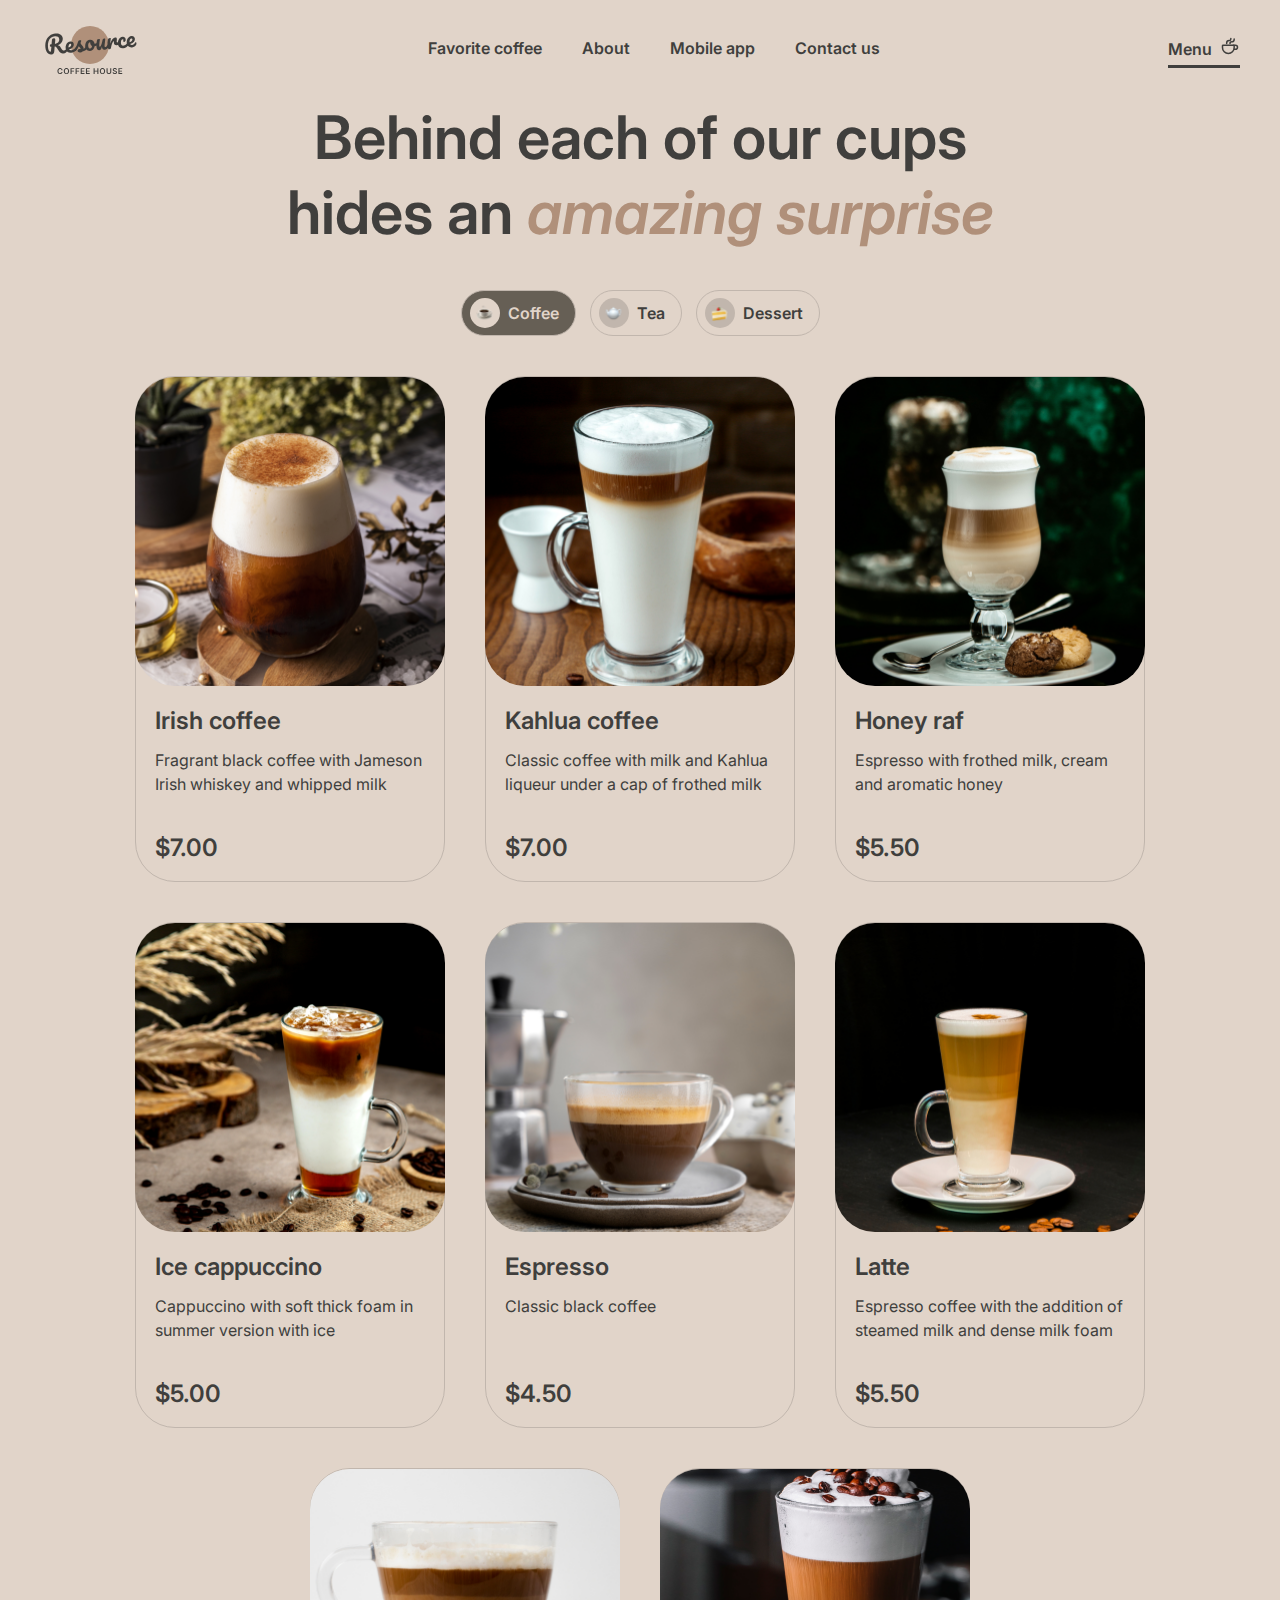
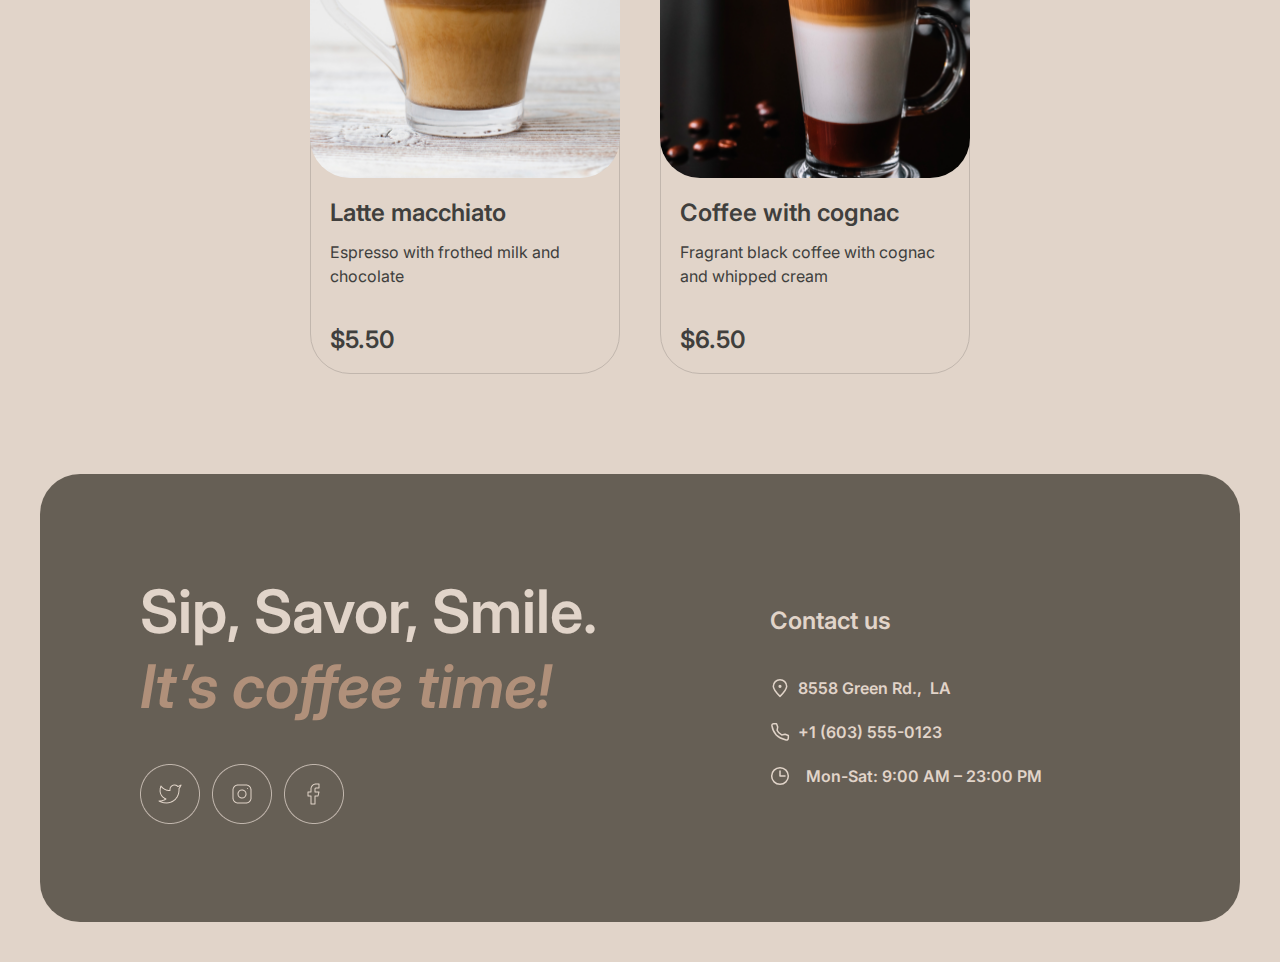
<file: menu/menu.html>
<!DOCTYPE html>
<html lang="en">
<head>
    <meta charset="UTF-8">
    <meta name="viewport" content="width=device-width, initial-scale=1, maximum-scale=1, user-scalable=no">
    <title>Coffee House/Menu</title>
    <link type="image/x-icon" href="../images/favicon.svg" rel="shortcut icon">
    <link rel="preconnect" href="https://fonts.googleapis.com">
    <link rel="preconnect" href="https://fonts.gstatic.com" crossorigin>
    <link href="https://fonts.googleapis.com/css2?family=Inter:wght@400;600&display=swap" rel="stylesheet">
    <link rel="stylesheet" href="menu_styles.css">
</head>
<body>
    <div class="container">
        <div class="modal-wrapper">
            <div class="modal-coordinates-wrapper">
                <div class="modal-menu">
                    <div class="modal-img" style="background-image: url(../images/coffee-1.jpg);"></div>
                    <div class="modal-description-block">
                        <div class="modal-product-info-block">
                            <p class="additional-text-2 modal-name">name</p>
                            <p class="additional-text modal-desc">desc</p>
                        </div>
                        <div class="size-buttons-wrapper">
                            <p class="additional-text">Size</p>
                            <div class="size-buttons-block">
                                <button class="size-button active-button"><span class="size-index">S</span><p class="size-value">200 ml</p></button>
                                <button class="size-button"><span class="size-index">M</span><p class="size-value">300 ml</p></button>
                                <button class="size-button"><span class="size-index">L</span><p class="size-value">400 ml</p></button>
                            </div>
                        </div>
                        <div class="additives-buttons-wrapper">
                            <p class="additional-text">Additives</p>
                            <div class="additives-buttons-block">
                                <button class="additives-button"><span class="additives-index">1</span><p class="additives-value">Sugar</p></button>
                                <button class="additives-button"><span class="additives-index">2</span><p class="additives-value">Cinnamon</p></button>
                                <button class="additives-button"><span class="additives-index">3</span><p class="additives-value">Syrup</p></button>
                            </div>
                        </div>
                        <div class="price-block">
                            <p class="additional-text-2">Total:</p>
                            <p class="additional-text-2 modal-price">$7.00</p>
                        </div>
                        <div class="note-block">
                            <svg xmlns="http://www.w3.org/2000/svg" width="16" height="16" viewBox="0 0 16 16" fill="none">
                                <g clip-path="url(#clip0_268_12877)">
                                  <path d="M8 7.66663V11" stroke="#403F3D" stroke-linecap="round" stroke-linejoin="round"/>
                                  <path d="M8 5.00667L8.00667 4.99926" stroke="#403F3D" stroke-linecap="round" stroke-linejoin="round"/>
                                  <path d="M7.99967 14.6667C11.6816 14.6667 14.6663 11.6819 14.6663 8.00004C14.6663 4.31814 11.6816 1.33337 7.99967 1.33337C4.31778 1.33337 1.33301 4.31814 1.33301 8.00004C1.33301 11.6819 4.31778 14.6667 7.99967 14.6667Z" stroke="#403F3D" stroke-linecap="round" stroke-linejoin="round"/>
                                </g>
                                <defs>
                                  <clipPath id="clip0_268_12877">
                                    <rect width="16" height="16" fill="white"/>
                                  </clipPath>
                                </defs>
                              </svg>
                            <p>The cost is not final. Download our mobile app to see the final price and place your order. Earn loyalty points and enjoy your favorite coffee with up to 20% discount.</p>
                        </div>
                        <button class="modal-close-button">Close</button>
                    </div>
                </div>
            </div>
        </div>
        <header class="header">
            <a href="../index.html" class="logo-link"><img src="../images/Logo.svg" alt="logo" class="logo"></a>
            <div class="burger-menu-content">
                <nav class="nav">
                    <ul class="nav-list">
                        <li class="nav-item"><a href="../index.html#favorite" class="nav-link link">Favorite coffee</a></li>
                        <li class="nav-item"><a href="../index.html#about" class="nav-link link">About</a></li>
                        <li class="nav-item"><a href="../index.html#mobile_app" class="nav-link link">Mobile app</a></li>
                        <li class="nav-item"><a href="#contacts" class="nav-link link">Contact us</a></li>
                    </ul>
                </nav>
                <p class="menu-link-header active-menu-link-header link">Menu <svg class="header-coffee-icon" xmlns="http://www.w3.org/2000/svg" width="20" height="20" viewBox="0 0 20 20" fill="none">
                    <path d="M14.167 9.76667V11.6667C14.167 14.8883 11.5553 17.5 8.33366 17.5C5.112 17.5 2.50033 14.8883 2.50033 11.6667V9.76667C2.50033 9.4353 2.76896 9.16667 3.10033 9.16667H13.567C13.8984 9.16667 14.167 9.4353 14.167 9.76667Z" stroke="#403F3D" stroke-width="1.5" stroke-linecap="round" stroke-linejoin="round"/>
                    <path d="M10.0003 7.50008C10.0003 6.66675 10.5956 5.83341 11.786 5.83341V5.83341C13.101 5.83341 14.167 4.76743 14.167 3.45246V2.91675" stroke="#403F3D" stroke-width="1.5" stroke-linecap="round" stroke-linejoin="round"/>
                    <path d="M6.66634 7.5V7.08333C6.66634 5.70262 7.78563 4.58333 9.16634 4.58333V4.58333C10.0868 4.58333 10.833 3.83714 10.833 2.91667V2.5" stroke="#403F3D" stroke-width="1.5" stroke-linecap="round" stroke-linejoin="round"/>
                    <path d="M13.333 9.16675H15.4163C16.5669 9.16675 17.4997 10.0995 17.4997 11.2501C17.4997 12.4007 16.5669 13.3334 15.4163 13.3334H14.1663" stroke="#403F3D" stroke-width="1.5" stroke-linecap="round" stroke-linejoin="round"/>
                  </svg></p>
            </div>
            <div class="burger-button">
                <span></span>
                <span></span>
            </div>
        </header>
        <main class="main menu-page-main">
            <section class="offer-section">
                <h1 class="main-text">Behind each of our cups hides an <span class="special-text">amazing surprise</span></h1>
                <div class="offer-buttons-wrapper">
                    <button class="offer-button coffee-offer-button active-button"><span><img src="../images/coffee.svg" alt="coffee" class="product-icon"></span>Coffee</button>
                    <button class="offer-button tea-offer-button"><span><img src="../images/tea.svg" alt="tea" class="product-icon"></span>Tea</button>
                    <button class="offer-button dessert-offer-button"><span><img src="../images/dessert.svg" alt="dessert" class="product-icon"></span>Dessert</button>
                </div>
                <div class="load-progress"></div>
            </section>
            <div class="products-block-wrapper">
                <div class="product-item item-1" style="opacity: 0;">
                    <div class="product-img"></div>
                    <div class="product-info-block">
                        <p class="additional-text-2">Irish coffee</p>
                        <p class="additional-text">Fragrant black coffee with Jameson Irish whiskey and whipped milk</p>
                        <p class="additional-text-2 product-price">$7.00</p>
                    </div>
                </div>
                <div class="product-item item-2" style="opacity: 0;">
                    <div class="product-img"></div>
                    <div class="product-info-block">
                        <p class="additional-text-2">Kahlua coffee</p>
                        <p class="additional-text">Classic coffee with milk and Kahlua liqueur under a cap of frothed milk</p>
                        <p class="additional-text-2 product-price">$7.00</p>
                    </div>
                </div>
                <div class="product-item item-3" style="opacity: 0;">
                    <div class="product-img"></div>
                    <div class="product-info-block">
                        <p class="additional-text-2">Honey raf</p>
                        <p class="additional-text">Espresso with frothed milk, cream and aromatic honey</p>
                        <p class="additional-text-2 product-price">$5.50</p>
                    </div>
                </div>
                <div class="product-item item-4" style="opacity: 0;">
                    <div class="product-img"></div>
                    <div class="product-info-block">
                        <p class="additional-text-2">Ice cappuccino</p>
                        <p class="additional-text">Cappuccino with soft thick foam in summer version with ice</p>
                        <p class="additional-text-2 product-price">$5.00</p>
                    </div>
                </div>
                <div class="product-item item-5" style="opacity: 0;">
                    <div class="product-img"></div>
                    <div class="product-info-block">
                        <p class="additional-text-2">Espresso</p>
                        <p class="additional-text">Classic black coffee</p>
                        <p class="additional-text-2 product-price">$4.50</p>
                    </div>
                </div>
                <div class="product-item item-6" style="opacity: 0;">
                    <div class="product-img"></div>
                    <div class="product-info-block">
                        <p class="additional-text-2">Latte</p>
                        <p class="additional-text">Espresso coffee with the addition of steamed milk and dense milk foam</p>
                        <p class="additional-text-2 product-price">$5.50</p>
                    </div>
                </div>
                <div class="product-item item-7" style="opacity: 0;">
                    <div class="product-img"></div>
                    <div class="product-info-block">
                        <p class="additional-text-2">Latte macchiato</p>
                        <p class="additional-text">Espresso with frothed milk and chocolate</p>
                        <p class="additional-text-2 product-price">$5.50</p>
                    </div>
                </div>
                <div class="product-item item-8" style="opacity: 0;">
                    <div class="product-img"></div>
                    <div class="product-info-block">
                        <p class="additional-text-2">Coffee with cognac</p>
                        <p class="additional-text">Fragrant black coffee with cognac and whipped cream</p>
                        <p class="additional-text-2 product-price">$6.50</p>
                    </div>
                </div>
                <div class="refresh">
                    <svg xmlns="http://www.w3.org/2000/svg" width="24" height="24" viewBox="0 0 24 24" fill="none">
                        <path d="M21.8883 13.5C21.1645 18.3113 17.013 22 12 22C6.47715 22 2 17.5228 2 12C2 6.47715 6.47715 2 12 2C16.1006 2 19.6248 4.46819 21.1679 8" stroke="#403F3D" stroke-linecap="round" stroke-linejoin="round"/>
                        <path d="M17 8H21.4C21.7314 8 22 7.73137 22 7.4V3" stroke="#403F3D" stroke-linecap="round" stroke-linejoin="round"/>
                      </svg>
                </div>
            </div>
        </main>
        <footer class="footer footer-menu" id="contacts">
                <div class="footer_box">
                    <div class="slogan">
                        <h2 class="footer_title">
                            <span>Sip, Savor, Smile.</span> It’s coffee time!
                        </h2>
                        <div class="social_links">
                            <a class="button twitter_btn" href="https://twitter.com/home">
                                <span class="btn_icn_T"></span>
                                <img src="../images/button-icon-light.png" alt="">
                            </a>
                            <a class="button instagram_btn" href="https://www.instagram.com/">
                                <span class="btn_icn_I"></span>
                                <img src="../images/ints_default_(3).png" alt="">
                            </a>
                            <a class="button facebook_btn" href="https://www.facebook.com/">
                                <span class="btn_icn_F"></span>
                                <img src="../images/button-icon-light_(1).png" alt="">
                            </a>
                        </div>
                    </div>
                    <div class="contacts">
                        <h4 class="contact_title">
                            Contact us
                        </h4>
                        <ul class="contacts_data">
                            
                            <a href="#" class="link-footer" id="googleMapsLink">
                                <img class="contact-icn" src="../images/pin-alt.svg" alt="">
                                <span>8558 Green Rd., &nbsp;LA</span>
                            </a>
                        
                    
                            <a class="link-footer" href="tel:+16035550123">
                                <img class="contact-icn" src="../images/phone.svg" alt="">
                                <span>+1 (603) 555-0123</span>
                            </a>
                            
                            <p class="clock">
                                <img class="contact-icn" src="../images/clock.svg" alt="">
                                <span>Mon-Sat: 9:00 AM – 23:00 PM</span>
                            </p>
                        </ul>
                    </div>
                </div>
        </footer>
    </div>
    <script src="products.json"></script>
    <script src="menu_js.js"></script>
</body>
</html>
</file>
<file: menu/menu_styles.css>
* {
    box-sizing: border-box;
    margin: 0;
}

html {
    scroll-behavior: smooth;
    max-width: 100vw;
}

body {    
    margin: 0;
    padding: 0;
    max-width: 100%;
}

.lock {
    overflow-y: hidden;
}

.container {
    position: relative;
    display: flex;
    flex-direction: column;
    justify-content: space-between;
    align-items: center;
    width: 100%;
    min-height: 100vh;
    margin: 0 auto;
    padding: 0;
    background-color: #E1D4C9;
}

.header,
.main,
.footer {
    width: 100%;
    max-width: 1440px;
}

.header {
    position: relative;
    display: flex;
    justify-content: space-between;
    align-items: center;
    height: 100px;
    padding: 20px 40px;
}

.link{
    position: relative;
    cursor: pointer;
}

.link::after{
    position: absolute;
    left: 0;
    width: 100%;
    background-color: #403F3D;
    content: '';
    opacity: 0;
    transform: scaleX(0);
    bottom: -7px;
    height: 3px;
    transition: 1s;
}

.burger-button {
    display: none;
    flex-direction: column;
    justify-content: center;
    align-items: center;
    gap: 6px;
    width: 44px;
    height: 44px;
    border: 1px solid #665F55;
    border-radius: 100px;
    transition: 0.5s;
}

.burger-button-active {
    gap: 11px;
}

.burger-button * {
    width: 18px;
    height: 1.7px;
    margin-right: 0;
    background-color: #403F3D;
    border-radius: 2px;
    transition: 0.5s;
    transform-origin: right;
}

.burger-button-active :nth-child(1) {
    margin-right: 4px;
    transform: rotate(-45deg);
}

.burger-button-active :nth-child(2) {
    margin-right: 4px;
    transform: rotate(45deg);
}

.burger-menu-content {
    display: flex;
    justify-content: space-between;
    width: 100%;
}

.nav {
    width: 100%;
    margin-top: -3px;
}

.nav-list {
    display: flex;
    justify-content: center;
    gap: 40px;
    list-style: none;
    padding-left: 0;
}

.nav-item a {
    text-decoration: none;
    font-family: Inter;
    color: #403F3D;
    font-family: Inter;
    font-size: 16px;
    font-weight: 600;
    line-height: 150%;
    cursor: default;
}

.logo {
    margin-top: 3px;
}

.menu-link-header {
    display: flex;
    align-items: center;
    gap: 8px;
    margin-top: -2px;
    text-decoration: none;
    font-family: Inter;
    color: #403F3D;
    font-family: Inter;
    font-size: 16px;
    font-weight: 600;
    line-height: 150%;
    cursor: default;
}

.header-coffee-icon {
    margin-top: -6px;
}

.main {
    display: flex;
    flex-direction: column;
    justify-content: space-between;
    align-items: center;
    gap: 100px;
    padding: 0 40px;
}

.enjoy-section {
    position: relative;
    width: 100%;
    max-width: 1360px;
    height: 644px;
    overflow: hidden;
    z-index: 0;
    padding: 100px;
    background-image: url(assets/img/img-hero.png);
    background-color: rgba(211, 211, 211, 0.5);
    background-repeat: no-repeat;
    background-size: cover;
    background-position: center;
    border-radius: 40px;
}

.enjoy-video {
    position: absolute;
    width: 100%;
    height: 100%;
    object-fit: cover;
    top: 0;
    left: 0;
    z-index: -1;
}

.enjoy-block {
    display: flex;
    flex-direction: column;
    justify-content: center;
    align-items: flex-start;
    width: 530px;
    gap: 40px;
    z-index: 5;
}

.main-text {
    font-family: Inter;
    font-size: 60px;
    color: #403F3D;
    font-weight: 600;
    line-height: 125%;
}

.special-text {
    font-family: Inter;
    font-style: italic;
    font-size: 60px;
    color: #B0907A;
    font-weight: 600;
    line-height: 105%;
}

.additional-text {
    font-family: Inter;
    font-size: 16px;
    color: #403F3D;
    font-weight: 400;
    line-height: 150%;
}

.enjoy-block p.additional-text {
    margin-top: 1px;
    color: #E1D4C9;
}

.enjoy-block .main-text {
    color: #E1D4C9;
    line-height: 105%;
    font-size: 72px;
}

.enjoy-block .special-text {
    font-size: 72px;
}

.menu-link-enjoy {
    position: relative;
    display: flex;
    justify-content: center;
    align-items: center;
    width: 200px;
    height: 64px;
    border-radius: 100px;
    background-color: #E1D4C9;
    text-decoration: none;
    font-weight: 600;
    cursor: default;
}

.menu-link-enjoy span {
    transition: 0.5s;
}

.enjoy-coffee-icon {
    position: absolute;
    right: 64px;
    opacity: 0;
    transition: 0.5s;
}

.additional-text-2 {
    text-align: center;
    font-family: Inter;
    font-size: 24px;
    font-weight: 600;
    line-height: 125%;
    color: #403F3D;
}

.favorite-section {
    display: flex;
    flex-direction: column;
    justify-content: center;
    align-items: center;
    width: 100%;
    gap: 40px;
}

.favorite-wrapper {
    position: relative;
    display: flex;
    flex-direction: column;
    justify-content: center;
    align-items: center;
    gap: 40px;
    width: 100%;
    overflow-x: hidden;
}

.slider-wrapper {
    display: flex;
    width: 480px;
    overflow: hidden;
    transition: 0.1s linear;
}

.slide {
    position: relative;
    display: flex;
    flex-direction: column;
    justify-content: center;
    align-items: center;
    gap: 20px;
    max-width: 480px;
    transition: transform 0.7s, left 0.1s linear;
}

.slider-img {
    width: 480px;
    height: 480px;
    user-select: none;
}

.slider-description {
    display: flex;
    flex-direction: column;
    justify-content: center;
    align-items: center;
    gap: 16px;
    max-width: 480px;
    margin-top: 1px;
}

.slider-description p {
    text-align: center;
}

.left-arrow,
.right-arrow {
    position: absolute;
    width: 60px;
    height: 60px;
    margin-top: -45px;
    transition: 0.4s;
    fill: transparent;
}

.left-arrow path,
.right-arrow path {
    transition: 0.4s;
}

.left-arrow {
    left: 5px;
}

.right-arrow {
    right: 5px;
}

.pagination-block {
    display: flex;
    justify-content: center;
    align-items: center;
    gap: 12px;
}

.pag {
    position: relative;
    width: 40px;
    height: 4px;
    border-radius: 100px;
    background-color: #C1B6AD;
}

.pag-progress {
    position: absolute;
    top: 0;
    left: 0;
    width: 0%;
    height: 4px;
    border-radius: 100px;
    background-color: #665F55;
    transition: 0.1s linear;
}

.about-section {
    display: flex;
    flex-direction: column;
    justify-content: flex-start;
    align-items: center;
    gap: 40px;
    width: 100%;
}

.about-img-wrapper {
    display: flex;
    justify-content: space-between;
    width: 100%;
    margin-top: -1px;
}

.about-img-block {
    display: flex;
    flex-direction: column;
    gap: 40px;
}

.img-unit-1,
.img-unit-2,
.img-unit-3,
.img-unit-4 {
    background-repeat: no-repeat;
    background-size: 110%;
    background-position: center;
    border-radius: 20px;
    transition: 0.9s;
}

.img-unit-1 {
    width: 660px;
    height: 590px;
    background-image: url(assets/img/about-1.png);
}

.img-unit-2 {
    width: 660px;
    height: 430px;
    background-image: url(assets/img/about-2.png);
}

.img-unit-3 {
    width: 660px;
    height: 430px;
    background-image: url(assets/img/about-3.png);
}

.img-unit-4 {
    width: 660px;
    height: 590px;
    background-image: url(assets/img/about-4.png);
}

.mobile-app-section {
    display: flex;
    justify-content: space-between;
    align-items: center;
    width: 100%;
}

.mobile-app-info {
    display: flex;
    flex-direction: column;
    gap: 40px;
    max-width: 630px;
}

.mobile-app-info .main-text {
    width: 600px;
}

.mobile-app-links {
    display: flex;
    gap: 20px;
}

.app-store-block,
.google-play-block {
    display: flex;
    align-items: center;
    gap: 8px;
    width: 200px;
    height: 64px;
    padding: 12px 20px;
    border-radius: 100px;
    border: 1px solid #665F55;
    transition: 0.9s;
}

.app-description-block {
    display: flex;
    flex-direction: column;
    gap: 2px;
}

.app-description-block :nth-child(1) {
    color: #403F3D;
    font-family: Inter;
    font-size: 10px;
    font-weight: 600;
    line-height: 140%;
    transition: 0.9s;
}

.app-description-block :nth-child(2) {
    color: #403F3D;
    font-family: Inter;
    font-size: 16px;
    font-weight: 600;
    line-height: 150%;
    transition: 0.9s;
}

.app-icon {
    width: 36px;
    height: 36px;
    fill: transparent;
}

.app-icon path {
    transition: 0.9s;
}

.footer {
    margin-top: 100px;
    padding: 0 40px 40px 40px;
}

.footer_box{
    font-family: Inter;
    padding: 100px 100px 94px 100px;
    background-color: #665F55;
    display: flex;
    gap: 100px;
    border-radius: 40px;
}
.slogan{
    max-width: 530px;
}
.footer_title{
    color: #B0907A;
    font-size: 60px;
    font-style: italic;
    font-weight: 600;
    line-height: 75px;
    margin-bottom: 40px;
}
.footer_title span{
    color: #E1D4C9;
    font-style: normal;
}
.social_links{
    display: flex;
    gap: 12px;
}
.btn_icn_I,
.btn_icn_F,
.btn_icn_T{
    position: absolute;
    width: 60px;
    height: 60px;
    opacity: 0;
    transition: 0.7s;
    cursor: pointer;
}
.btn_icn_I {
    background-image: url('../images/inst_hover_\(3\).png');
}
.btn_icn_F {
    background-image: url('../images/facebook_hover.png');
}
.btn_icn_T {
    background-image: url('../images/twitter_hover.png');
}
.contacts{
    color: #E1D4C9;
}
.contact_title{
    margin-top: 32px;
    font-size: 24px;
    font-weight: 600;
    line-height: 30px;
    margin-bottom: 40px;
}
.contacts_data{
    display: flex;
    flex-direction: column;
    gap: 19.9px;
    position: relative;
    padding: 0;
}
.contacts_data a , .contacts_data p{
    display: flex;
    width: max-content;
    color: #E1D4C9;
    text-decoration: none;
    font-size: 16px;
    font-style: normal;
    font-weight: 600;
    line-height: 150%;
}

.link-footer{
    position: relative;
    cursor: pointer;
}
.link-footer::after{
    position: absolute;
    bottom: -7px;
    left: 50%;
    width: 0;
    height: 3px;
    background-color: #E1D4C9;
    content: '';
    opacity: 0;
    transition: 1s;
}
.link-footer::before{
    position: absolute;
    bottom: -7px;
    right: 50%;
    width: 0;
    height: 3px;
    background-color: #E1D4C9;
    content: '';
    opacity: 0;
    transition: 1s;
}
.clock{
    display: flex;
    align-items: center;
    gap: 8px;
}
.contact-icn{
    margin-right: 8px;

}

.menu-page-main {
    gap: 40px;
}

.offer-section {
    position: relative;
    display: flex;
    flex-direction: column;
    align-items: center;
    justify-content: center;
    gap: 40px;
    width: 100%;
}

.load-progress {
    position: absolute;
    bottom: -15px;
    left: 0;
    content: '';
    width: 0%;
    height: 3px;
    opacity: 0;
    background-color: #403F3D;
}

.offer-section h1 {
    max-width: 800px;
    text-align: center;
}

.offer-buttons-wrapper {
    display: flex;
    gap: 14px;
}

.offer-button,
.size-button,
.additives-button {
    display: flex;
    justify-content: center;
    align-items: center;
    gap: 8px;
    height: 46px;
    min-width: max-content;
    padding: 8px 16px 8px 8px;
    background-color: transparent;
    border-radius: 100px;
    border: 1px solid #C1B6AD;
    color: #403F3D;
    font-family: Inter;
    font-size: 16px;
    font-weight: 600;
    line-height: 150%;
    transition: 0.6s;
}

.offer-button span {
    display: flex;
    justify-content: center;
    align-items: center;
    width: 30px;
    height: 30px;
    padding: 3px 7px;
    border-radius: 100px;
    background-color: #C1B6AD;
    transition: 0.6s;
}

.active-button span {
    background-color: #E1D4C9;
    color: #403F3D;
}

.active-button {
    color: #E1D4C9;
    background-color: #665F55;
    pointer-events: none;
}

.active-button-animation {
    animation-name: active-button-load;
    animation-iteration-count: infinite;
    animation-direction: alternate;
    animation-duration: 0.5s;
    animation-timing-function: ease-in-out;
}

.additives-button.active-button {
    pointer-events: auto;
}

.active-menu-link-header::after {
    transform: none;
    opacity: 1;
}

.products-block-wrapper {
    position: relative;
    display: flex;
    justify-content: center;
    align-items: center;
    flex-wrap: wrap;
    gap: 40px;
    width: 100%;
}

.product-item {
    display: flex;
    flex-direction: column;
    justify-content: flex-start;
    align-items: center;
    width: 310px;
    height: 506px;
    border: 1px solid #C1B6AD;
    border-radius: 40px;
    transition: 0.4s;
}

.product-img {
    width: 310px;
    height: 310px;
    border-radius: 40px;
    background-repeat: no-repeat;
    background-size: 110%;
    background-position: center;
    transition: 0.6s background-size;
}

.product-info-block {
    position: relative;
    display: flex;
    flex-direction: column;
    justify-content: flex-start;
    align-items: flex-start;
    gap: 12px;
    width: 100%;
    height: 196px;
    padding: 20px 19px;
}

.product-price {
    position: absolute;
    left: 19px;
    bottom: 18px;
}

.refresh {
    display: none;
    transition: 0.3s;
    margin:  0px 125px;
}

.refresh-opacity {
    opacity: 0.3;
}

.modal-wrapper {
    position: fixed;
    left: 0;
    top: 0;
    display: none;
    z-index: 2;
    width: 100%;
    height: 100%;
    padding: 0 40px;
    transition: 0.5s;
}

.modal-wrapper-on {
    display: block;
}

.modal-wrapper-blackout {
    background-color: rgba(64, 63, 61, 0.80);
}

.modal-coordinates-wrapper {
    position: relative;
    width: 100%;
    height: 100%;
}

.modal-menu {
    position: absolute;
    display: flex;
    max-width: 800px;
    opacity: 0;
    padding: 16px;
    transform: scale(0);
    transform-origin: center;
    border-radius: 40px;
    background-color: #E1D4C9;
}

.modal-menu-closing {
    transform: translateY(-150%) scale3d(0.4, 0.4, 1) !important;
    opacity: 0 !important;
}

.modal-img {
    flex-shrink: 0;
    width: 310px;
    height: 310px;
    border-radius: 40px;
    background-position: center;
    background-repeat: no-repeat;
    background-size: 110%;
}

.modal-description-block {
    display: flex;
    flex-direction: column;
    gap: 20px;
    max-width: 458px;
    width: 100%;
    padding-left: 20px;
}

.modal-product-info-block {
    display: flex;
    flex-direction: column;
    gap: 12px;
}

.modal-name {
    text-align: left;
}

.size-buttons-block,
.additives-buttons-block {
    display: flex;
    flex-wrap: wrap;
    gap: 6px;
    width: 100%;
    margin-top: 8px;
}

.size-index,
.additives-index {
    width: 30px;
    height: 30px;
    padding: 3px 7px 3px 8px;
    border-radius: 100px;
    background-color: #C1B6AD;
    color: #403F3D;
    transition: 0.6s;
}

.price-block {
    display: flex;
    justify-content: space-between;
}

.note-block {
    display: flex;
    gap: 8px;
    border-top: 1px solid #C1B6AD;
    padding: 12px 0;
}

.note-block p {
    color: #403F3D;
    font-family: Inter;
    font-size: 10px;
    font-style: normal;
    font-weight: 600;
    line-height: 140%;
}

.note-block svg {
    flex-shrink: 0;
    width: 16px;
    height: 16px;
}

.modal-close-button {
    width: 100%;
    height: 44px;
    border: 1px solid #665F55;
    border-radius: 100px;
    text-align: center;
    background-color: transparent;
    color: #403F3D;
    font-family: Inter;
    font-size: 16px;
    font-style: normal;
    font-weight: 600;
    line-height: 150%;
    transition: 0.6s;
}

@media screen and (max-width: 1418px) {
    .img-unit-1,
    .img-unit-2,
    .img-unit-3,
    .img-unit-4 {
        width: 560px;
    }

    .main-text,
    .special-text {
        font-size: 3.75rem;
    }

    .footer-container-2 {
        width: 32%;
    }
}

@media screen and (max-width: 1350px) {
    #favorite.main-text {
        text-align: center;
    }

    .mobile-app-section {
        flex-direction: column;
        gap: 100px;
    }

    .footer-wrapper {
        flex-direction: column;
        align-items: flex-start;
        gap: 100px;
        padding: 100px 60px;
    }

    .footer-container-1 {
        width: 100%;
    }

    .footer-container-2 {
        width: max-content;
    }
}

@media screen and (max-width: 1218px) {
    .img-unit-1,
    .img-unit-4 {
        width: 480px;
        height: 530px;
    }

    .img-unit-2,
    .img-unit-3 {
        width: 480px;
        height: 400px;
    }
}

@media screen and (max-width: 1050px) {
    .img-unit-1,
    .img-unit-4 {
        width: 400px;
        height: 400px;
    }

    .img-unit-2,
    .img-unit-3 {
        width: 400px;
        height: 270px;
    }
}

@media screen and (max-width: 900px) {
    .img-unit-1,
    .img-unit-4 {
        width: 330px;
        height: 330px;
    }

    .img-unit-2,
    .img-unit-3 {
        width: 330px;
        height: 200px;
    }

    .modal-menu {
        width: 100%;
    }
}

@media screen and (max-width: 880px) {
    .enjoy-section {
        padding: 100px 60px;
    }

    .menu-link-enjoy span {
        margin-right: 28px;
    }

    .menu-link-enjoy {
        margin-right: 28px;
    }

    .enjoy-coffee-icon {
        opacity: 1;
    }

    .left-arrow {
        left: 0;
    }

    .right-arrow {
        right: 0;
    }

    .img-unit-1,
    .img-unit-2,
    .img-unit-3,
    .img-unit-4 {
        background-size: 105.5%;
    }

    .mobile-app-section {
        align-items: flex-start;
    }

    #mobile-app {
        width: 688px;
    }

    .mobile-screens {
        align-self: center;
    }

    .mobile-app-info h2 {
        width: 688px;
    }

    .footer-wrapper {
        gap: 98px;
        height: 736px;
    }

    .footer-container-2 {
        margin-bottom: 3px;
    }
}

@media screen and (max-width: 768px) {
    .burger-button {
        display: flex;
    }

    .burger-menu-content {
        position: fixed;
        top: 100px;
        left: 0;
        z-index: 1;
        flex-direction: column;
        justify-content: flex-start;
        align-items: center;
        gap: 100px;
        width: 100%;
        height: calc(100dvh - 100px);
        overflow-y: auto;
        padding: 60px 40px;
        background-color: #E1D4C9;
        transform: translateX(100%);
        transition: 0.5s;
    }
    
    .burger-menu-active {
        transform: translateX(0);
    }

    .nav-list {
        flex-direction: column;
        align-items: center;
        gap: 52px;
    }

    .nav-item a,
    .menu-link-header {
        font-size: 32px;
    }

    .menu-link-header {
        margin-top: -8px;
        gap: 15px;
    }

    .header-coffee-icon {
        width: 40px;
        height: 40px;
        margin: 0;
    }

    .about-img-wrapper {
        flex-direction: column;
        align-items: center;
        gap: 40px;
    }

    .img-unit-2,
    .img-unit-3 {
        display: none;
    }

    .img-unit-1,
    .img-unit-4 {
        width: 688px;
        height: 590px;
    }

    .refresh {
        display: flex;
        justify-content: center;
        align-items: center;
        align-self: center;
        width: 60px;
        height: 60px;
        border: 1px solid #665F55;
        border-radius: 100px;
    }

    .item-5,
    .item-6,
    .item-7,
    .item-8 {
        display: none;
        transition: none;
    }
}

@media screen and (max-width: 742px) {
    .refresh {
        position: absolute;
        bottom: -100px;
    }

    .footer-menu {
        margin-top: 200px;
    }
}

@media screen and (max-width: 732px) {
    .mobile-app-info h2,
    #mobile-app {
        width: 100%;
    }

    .left-arrow,
    .right-arrow {
        display: none;
    }

    .modal-img {
        display: none;
    }

    .modal-description-block {
        max-width: 100%;
        align-items: center;
        padding: 0;
    }

    .price-block {
        width: 100%;
    }

    .modal-wrapper {
        padding: 0 19px;
    }
}

@media screen and (max-height: 632px) {
    .modal-menu {
        overflow-y: auto;
        border-radius: 15px;
    }
}

@media screen and (max-width: 690px) {
    .main {
        padding: 0 16px;
    }

    .about-img-block {
        width: 100%;
    }

    .img-unit-1,
    .img-unit-2,
    .img-unit-3,
    .img-unit-4 {
        width: 100%;
        transition: none;
    }

    .mobile-screens {
        width: 530px;
        height: 530px;
    }
}

@media screen and (max-width: 640px) {
    .enjoy-section {
        height: 552px;
        padding: 60px 16px;
    }

    .enjoy-block {
        width: 100%;
    }

    .enjoy-block .main-text,
    .enjoy-block .special-text {
        font-size: 42px;
    }

    .main-text,
    .special-text {
        font-size: 32px;
    }

    .footer-wrapper {
        justify-content: flex-start;
        gap: 40px;
        height: 526px;
        padding: 60px 16px;
    }
}

@media screen and (max-width: 600px) {
    .header {
        padding: 0px 16px;
    }

    .img-unit-1,
    .img-unit-2,
    .img-unit-3,
    .img-unit-4 {
        background-size: cover;
    }
}

@media screen and (max-width: 540px) {
    .mobile-screens {
        width: 348px;
        height: 348px;
    }

    .slider-wrapper {
        width: 348px;
    }

    .slider-img {
        width: 348px;
        height: 348px;
    }
}

@media screen and (max-width: 442px) {
    .enjoy-block .main-text {
        line-height: 114%;
    }

    .mobile-app-section {
        gap: 40px;
    }

    .mobile-app-links {
        flex-direction: column;
    }

    .footer-container-1 {
        width: 100%;
    }

    .footer-container-2 {
        margin: 0;
    }

    .offer-buttons-wrapper {
        gap: 6px;
    }

    .offer-section h1 {
        width: 348px;
    }

    .modal-menu {
        padding: 16px 0;
    }

    .modal-description-block {
        align-items: flex-start;
        padding: 0 16px;
    }
}

@media screen and (max-width: 410px) {
    .img-unit-1,
    .img-unit-2,
    .img-unit-3,
    .img-unit-4 {
        background-size: 209%;
    }
}

@media (hover: hover) {
    .menu-link-header {
        cursor: pointer;
    }

    .active-menu-link-header {
        cursor: default;
    }

    .nav-item a {
        cursor: pointer;
    }

    .burger-button {
        cursor: pointer;
    }

    .link:hover::after,
    .link-footer:hover::after {
        opacity: 1;
        transform: scaleX(1);
    }

    .menu-link-enjoy {
        cursor: pointer;
    }

    .menu-link-enjoy:hover span {
        margin-right: 28px;
    }

    .menu-link-enjoy:hover .enjoy-coffee-icon {
        opacity: 1;
    }

    .left-arrow:hover path,
    .right-arrow:hover path {
        stroke: #E1D4C9;
    }

    .left-arrow,
    .right-arrow {
        cursor: pointer;
    }

    .left-arrow:hover,
    .right-arrow:hover {
        fill: #665F55;
    }

    .img-unit-1:hover,
    .img-unit-2:hover,
    .img-unit-3:hover,
    .img-unit-4:hover {
        background-size: 100%;
    }

    .app-store-block,
    .google-play-block {
        cursor: pointer;
    }

    .app-store-block:hover,
    .google-play-block:hover {
        background-color: #665F55;
    }

    .app-store-block:hover .app-icon path,
    .google-play-block:hover .app-icon path {
        fill: #E1D4C9;
    }

    .app-store-block:hover .app-description-block p,
    .google-play-block:hover .app-description-block p {
        color: #E1D4C9;
    }

    .social-link-wrapper {
        cursor: pointer;
    }

    .social-link-wrapper:hover {
        background-color: #E1D4C9;
    }

    .social-link-wrapper:hover .social-link path {
        stroke: #403F3D;
    }

    .link-footer {
        cursor: pointer;
    }

    .offer-button,
    .size-button,
    .additives-button {
        cursor: pointer;
    }

    .active-button {
        cursor: default;
    }

    .additives-button.active-button {
        cursor: pointer;;
    }

    .offer-button:hover,
    .size-button:hover,
    .additives-button:hover {
        background-color: #665F55;
        color: #E1D4C9;
    }

    .offer-button:hover span,
    .size-button:hover span,
    .additives-button:hover span {
        background-color: #E1D4C9;
    }

    .modal-close-button {
        cursor: pointer;
    }

    .modal-close-button:hover {
        background-color: #665F55;
        color: #E1D4C9;
    }

    .product-item {
        cursor: pointer;
    }

    .product-item:hover .product-img {
        background-size: 100%;
    }

    .refresh {
        cursor: pointer;
    }
}

@media(max-width:930px){
    .footer_box{
        flex-direction: column;
        padding: 100px 60px 105px 60px;
        gap: 97px;
    }
    .contact_title{
        margin-top: 0px;
        margin-bottom: 35px;
    }
}

@media(max-width:530px){
    .footer_title{
        font-size: 32px;
        line-height: 40px;
    }
}
@media(max-width:400px){
    .footer_box{
        padding: 60px 16px 65px 16px;
        gap: 34px;
    }
}

@media screen and (max-width: 600px) {
    .footer {
        padding: 0px 16px 40px 16px;
    }
}

@media(any-hover: hover){
    .link-footer:hover::after,  .link-footer:hover::before {
        width: 50%;
        opacity: 1;
    }
    .right-arrow:hover:hover .btn_icn_R,
    .left-arrow:hover .btn_icn_L,
    .button:hover .btn_icn_A,
    .button:hover .btn_icn_G,
    .button:hover .btn_icn_I,
    .button:hover .btn_icn_F,
    .button:hover .btn_icn_T {
        opacity: 1;
    }
}

@keyframes active-button-load {
    from {
        transform: scale(1);
    }

    to {
        transform: scale(1.1);
    }
}
</file>
